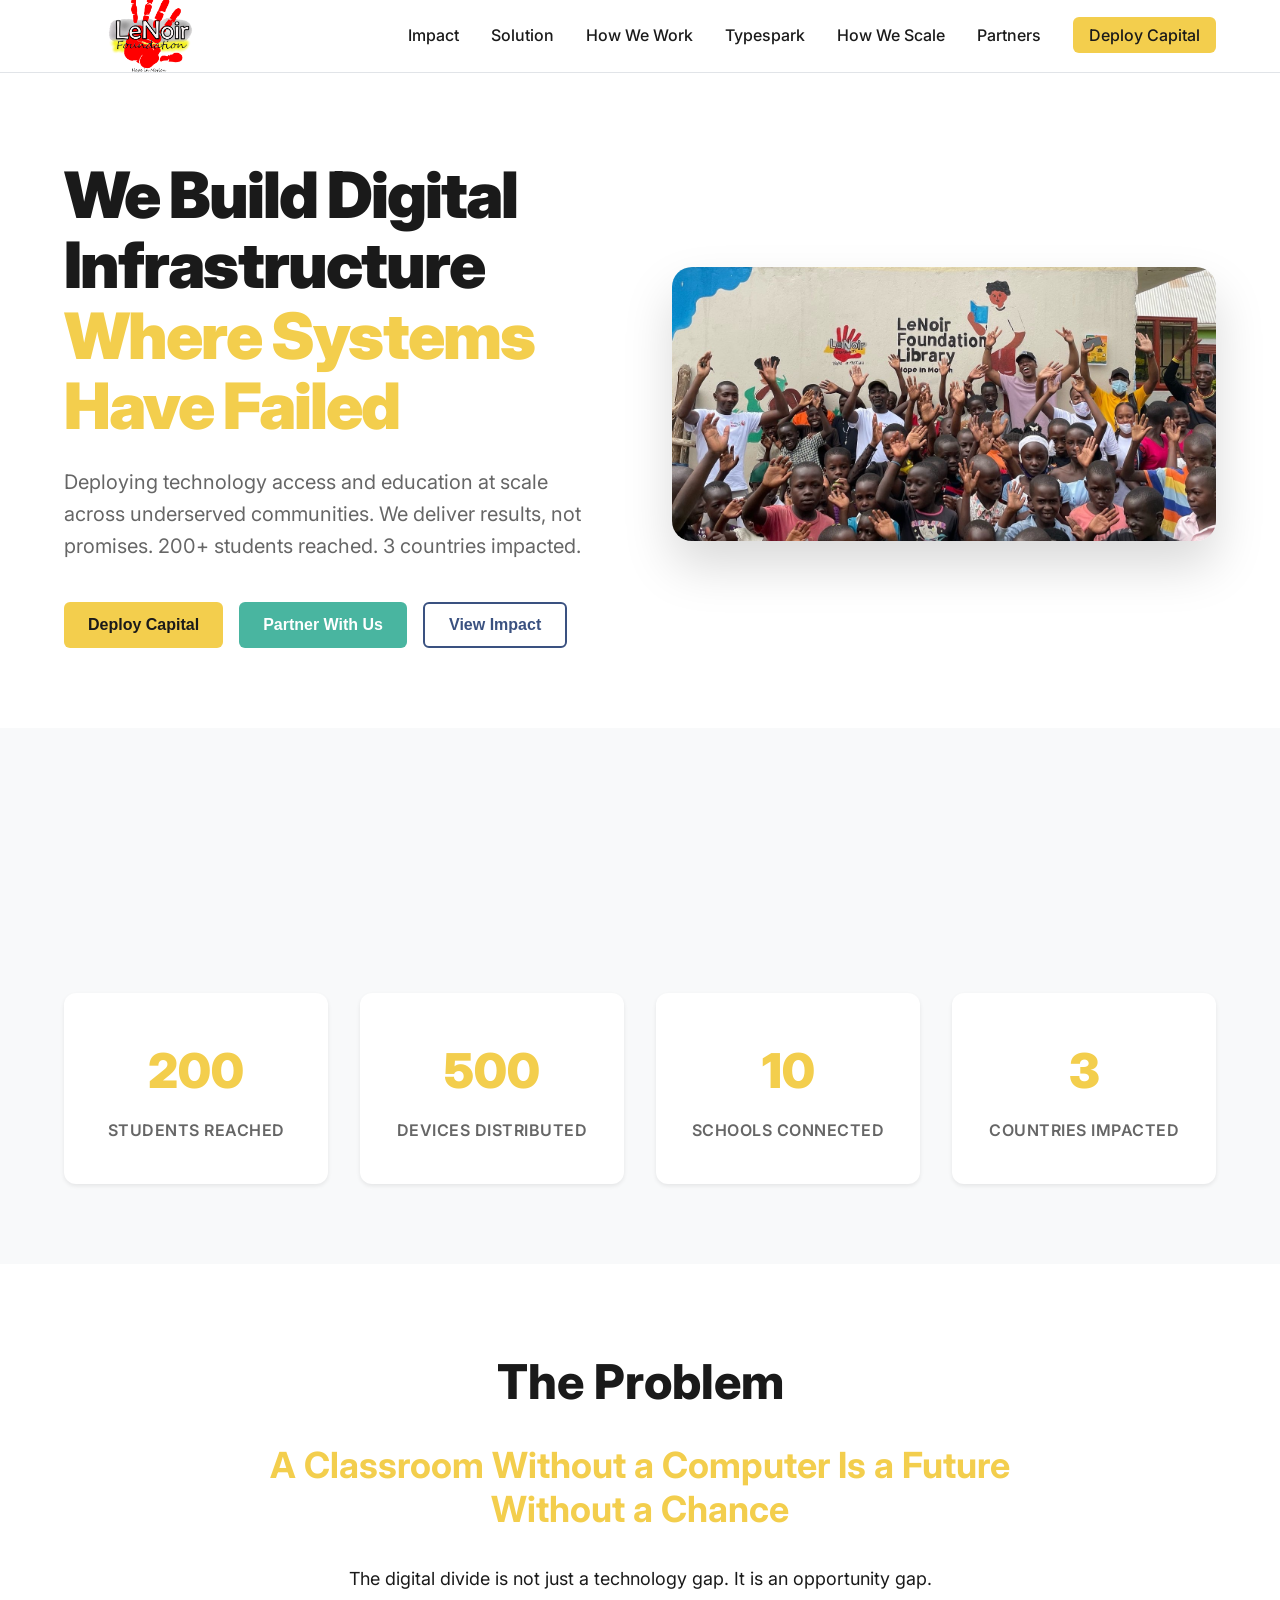
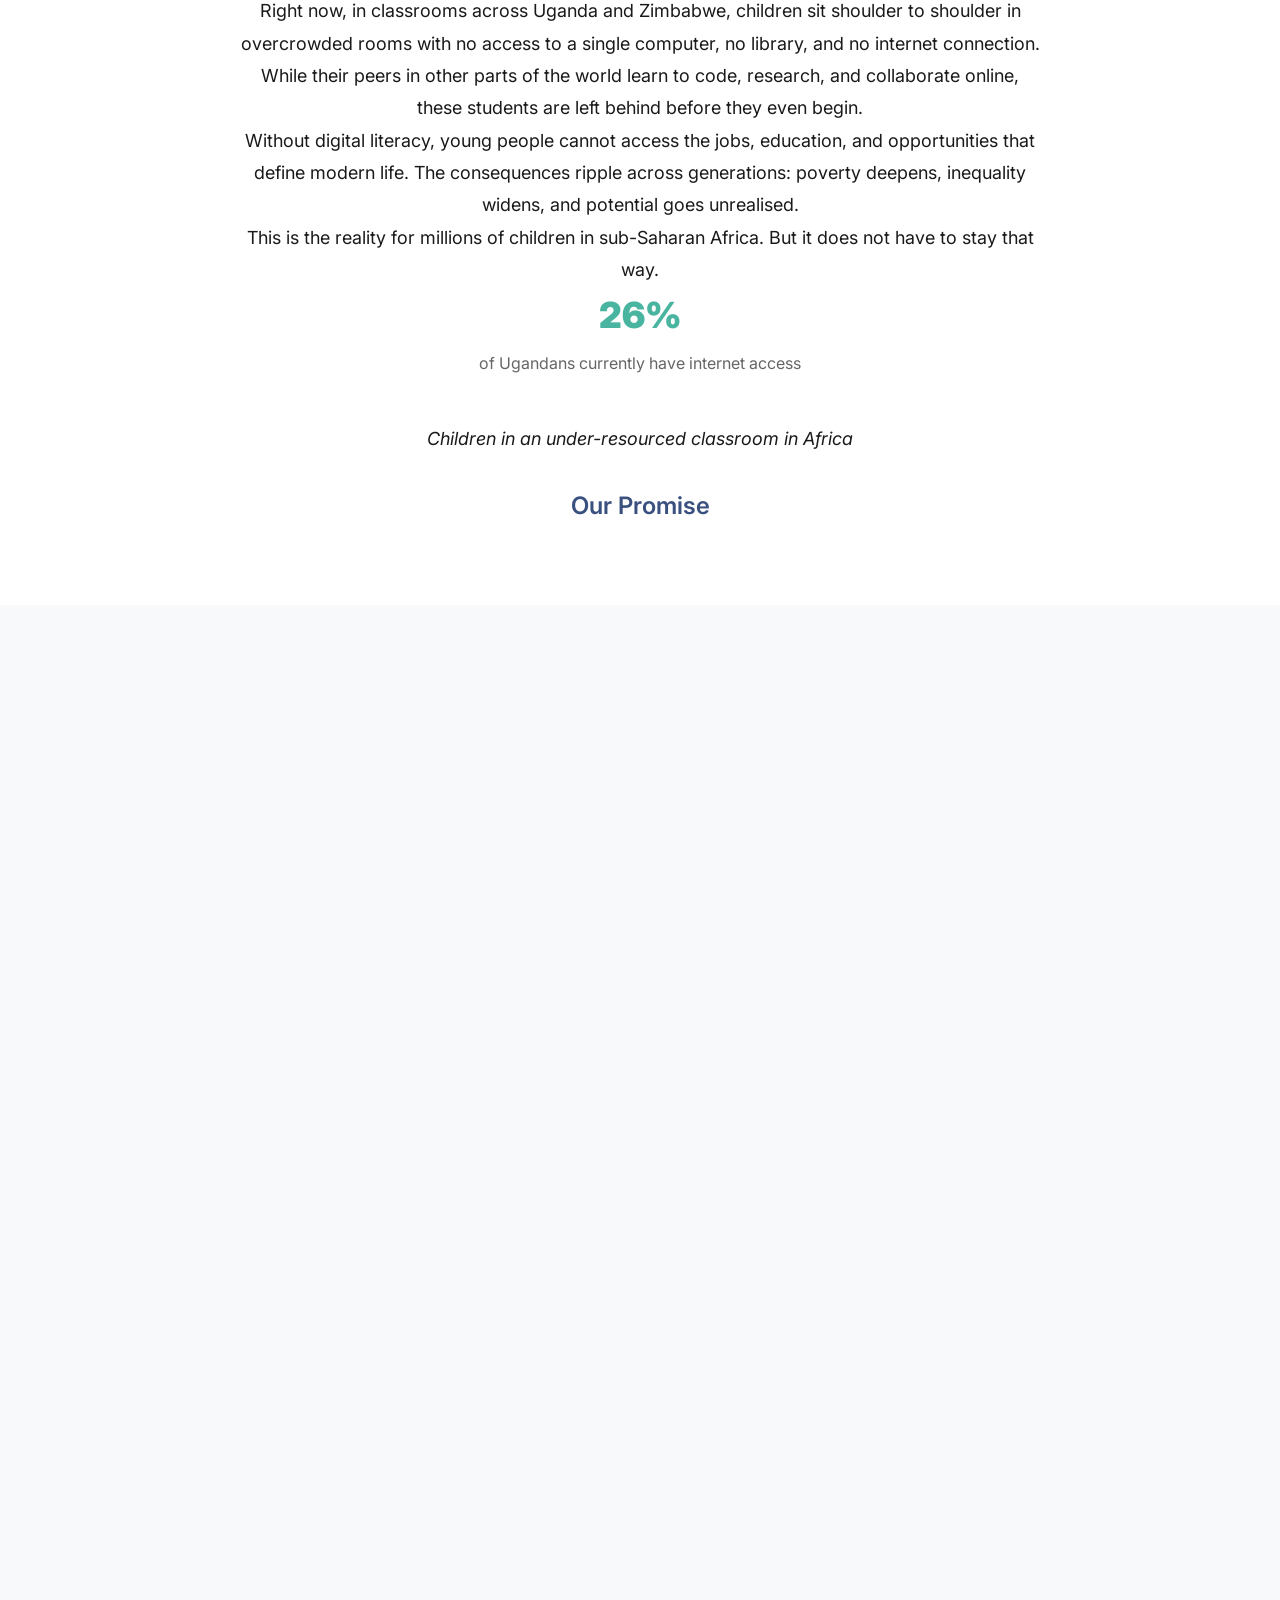
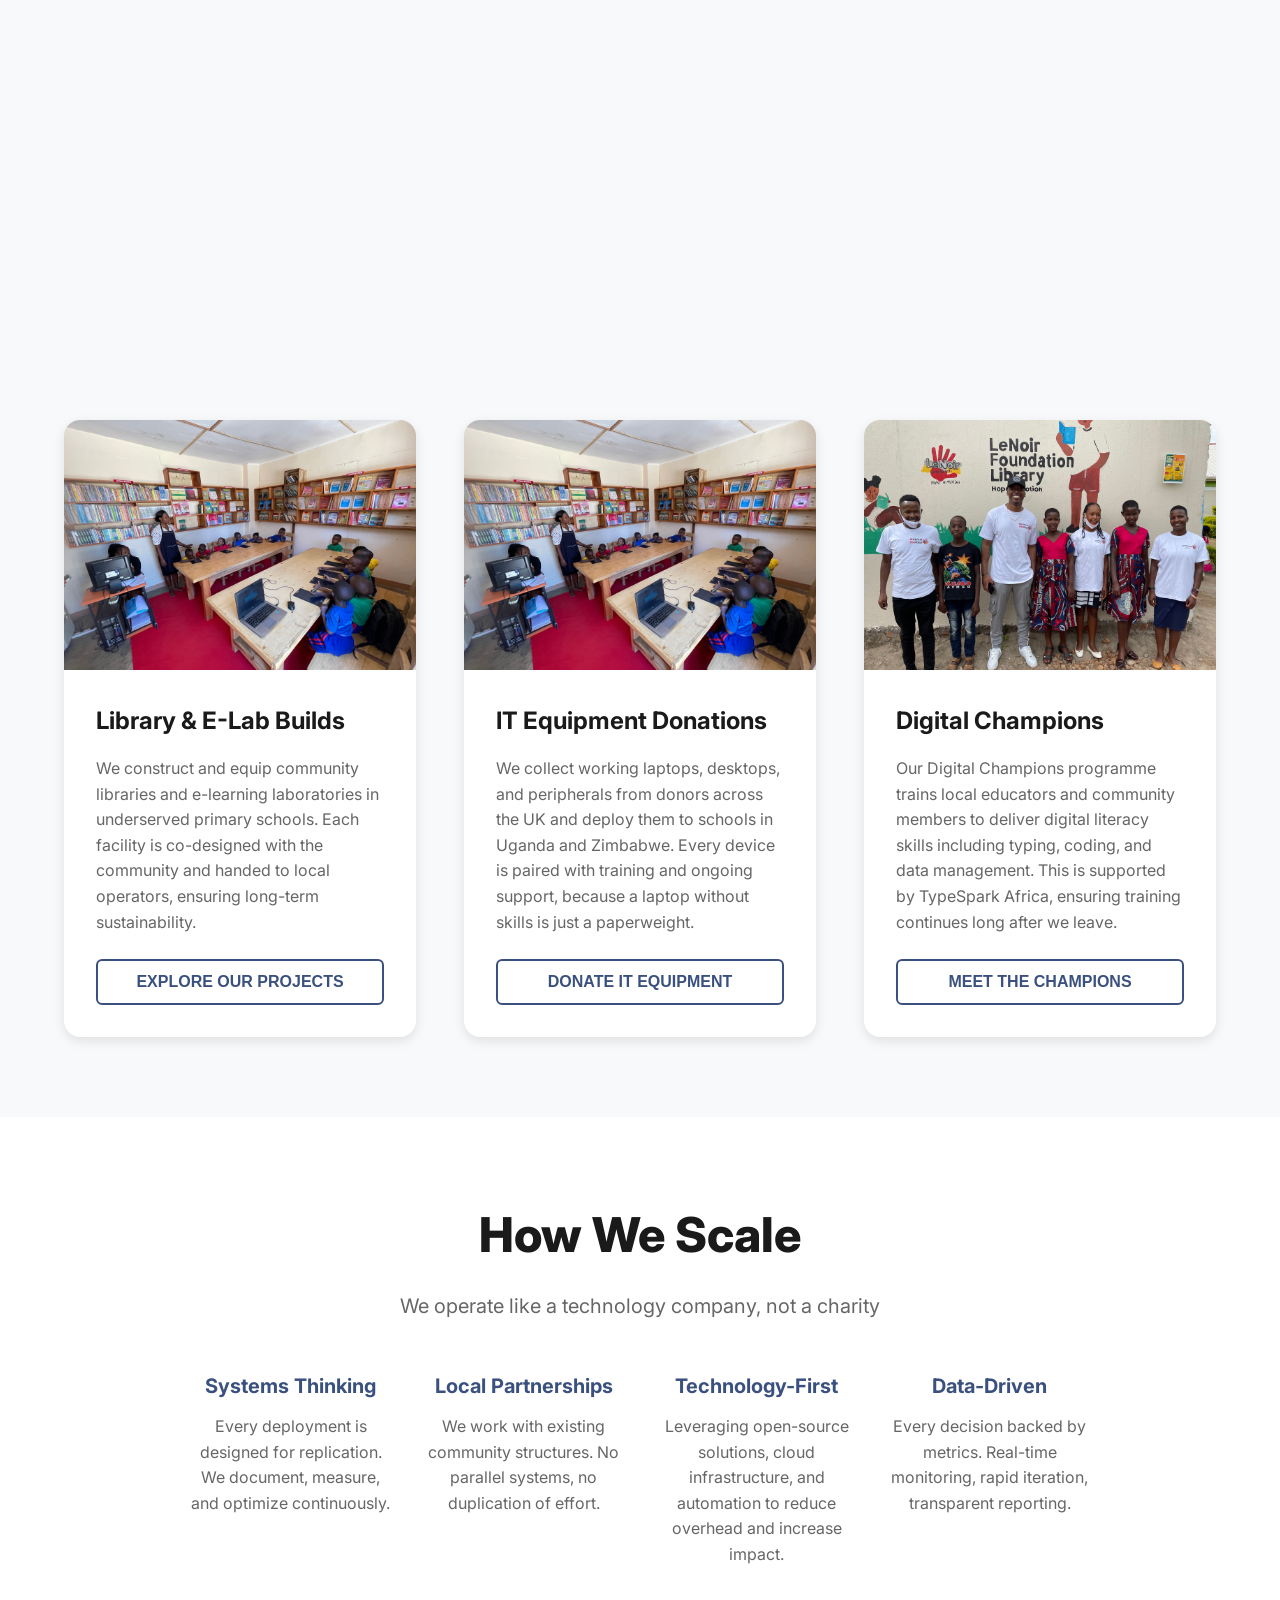
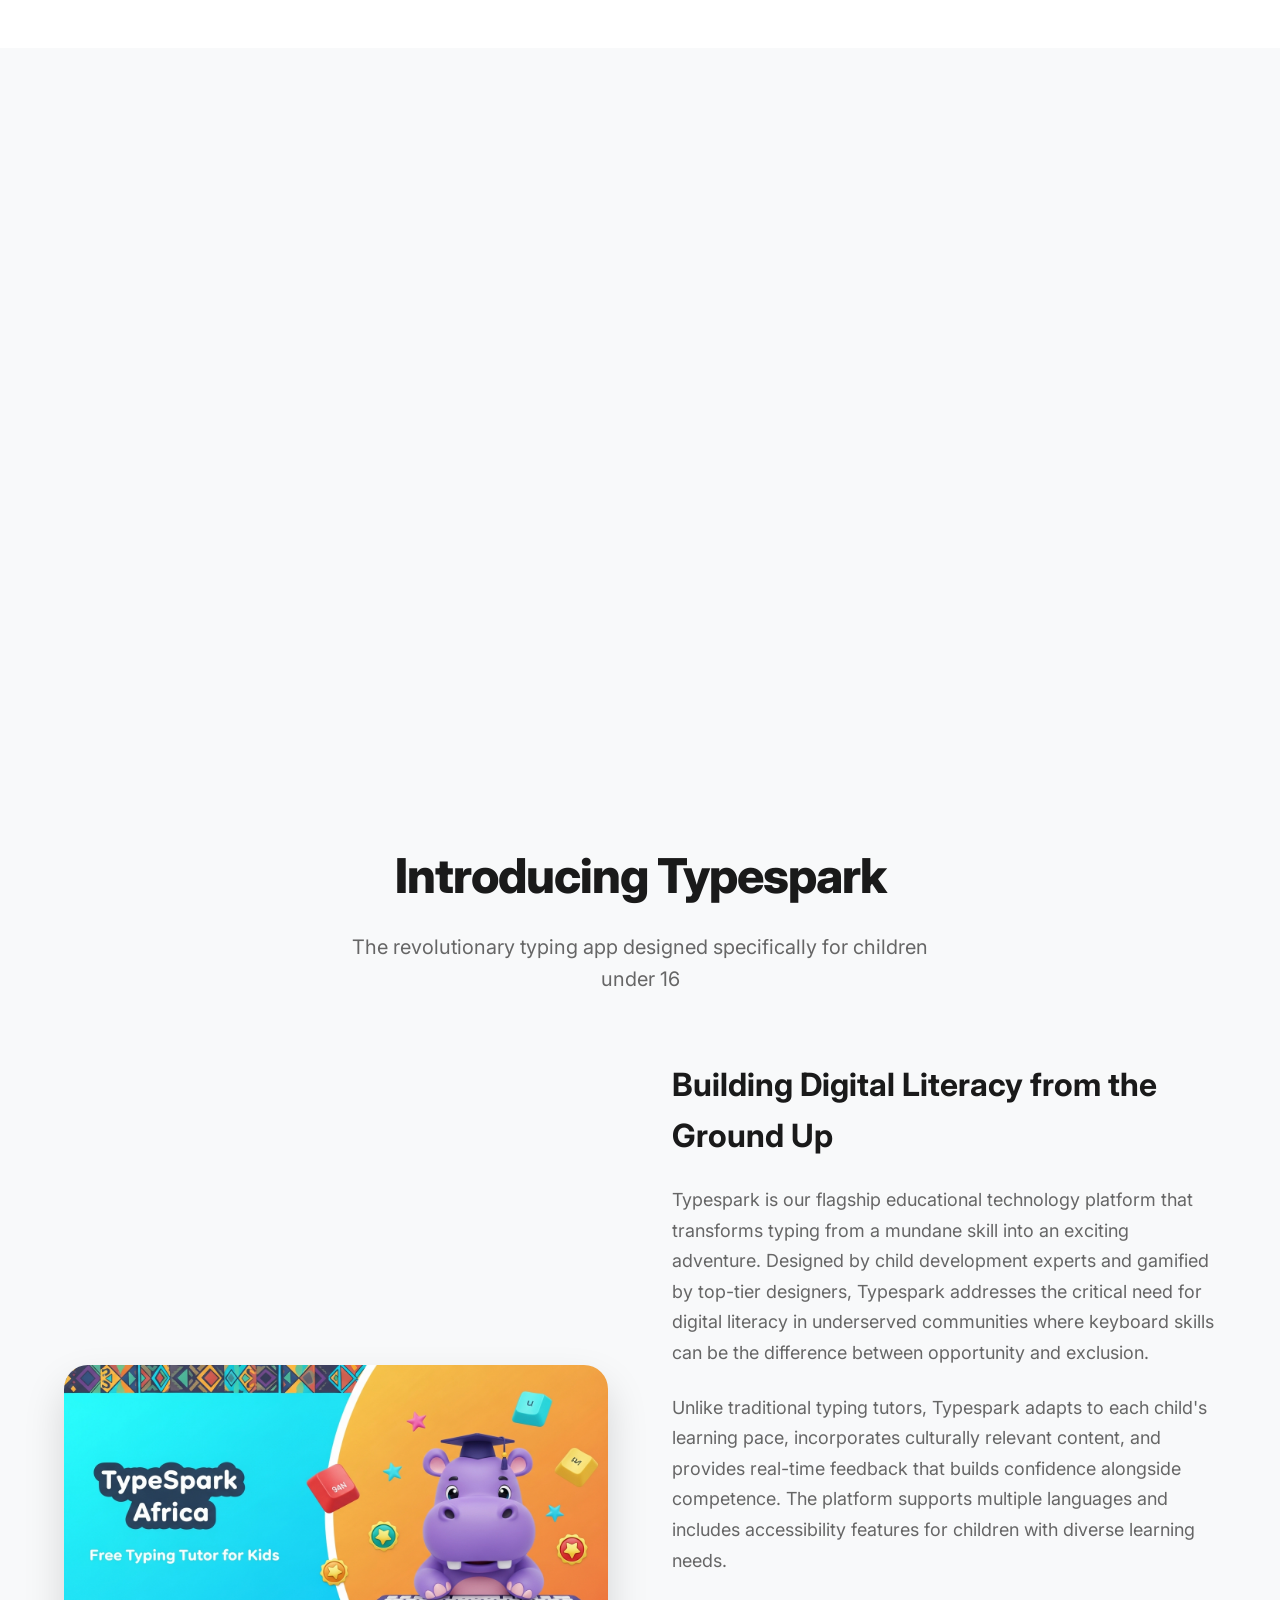
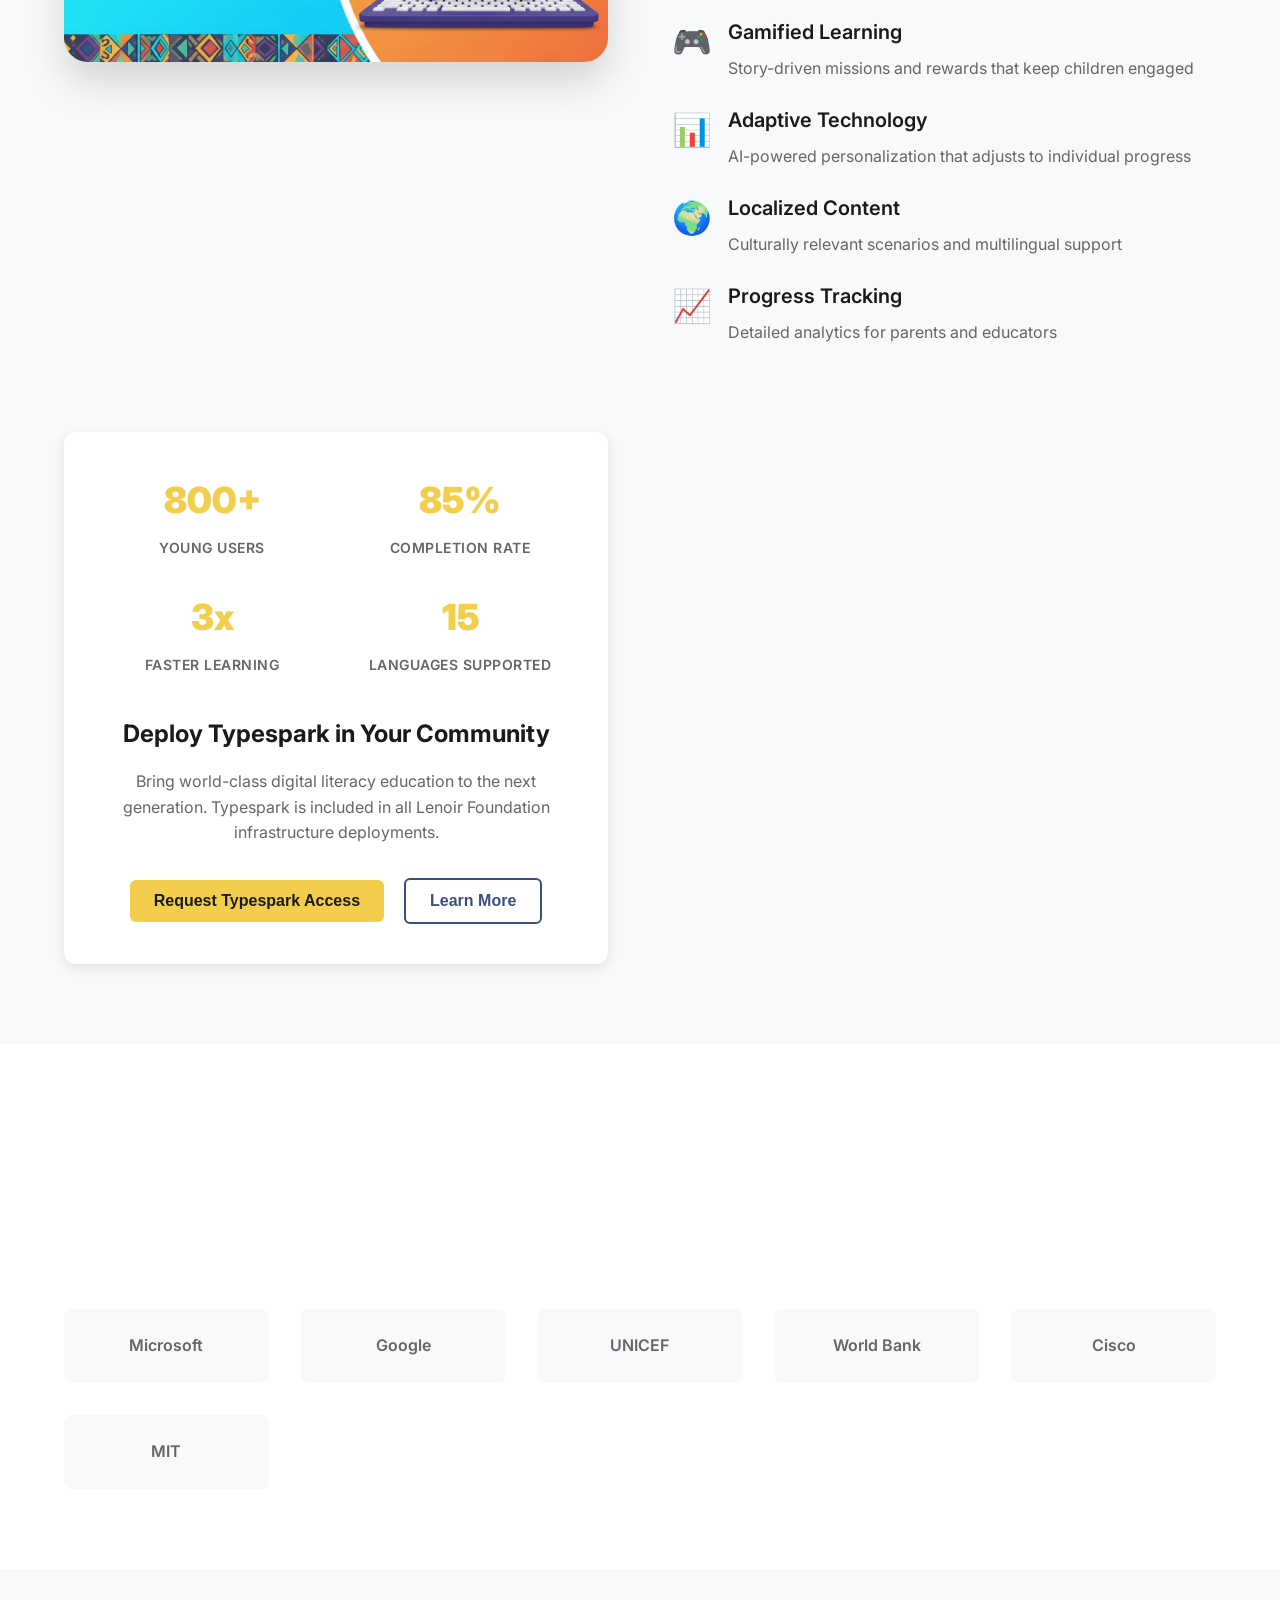
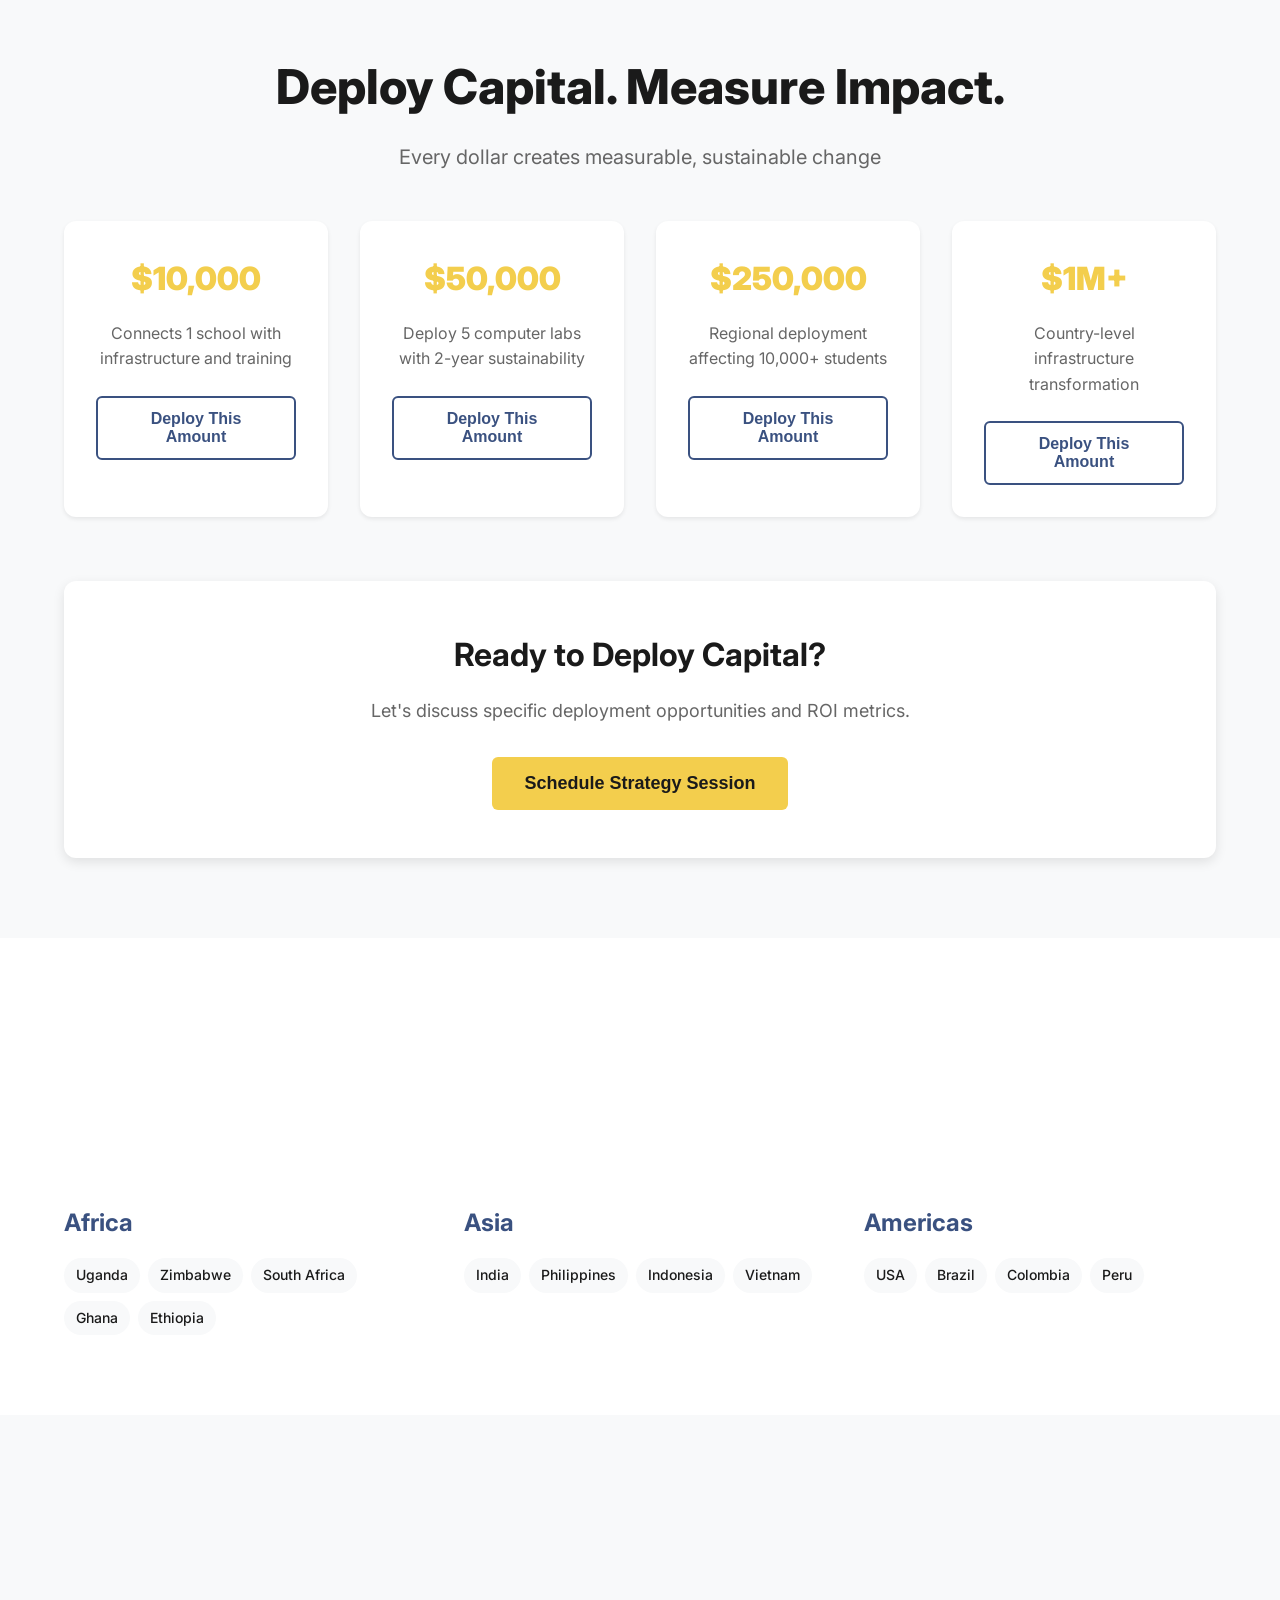
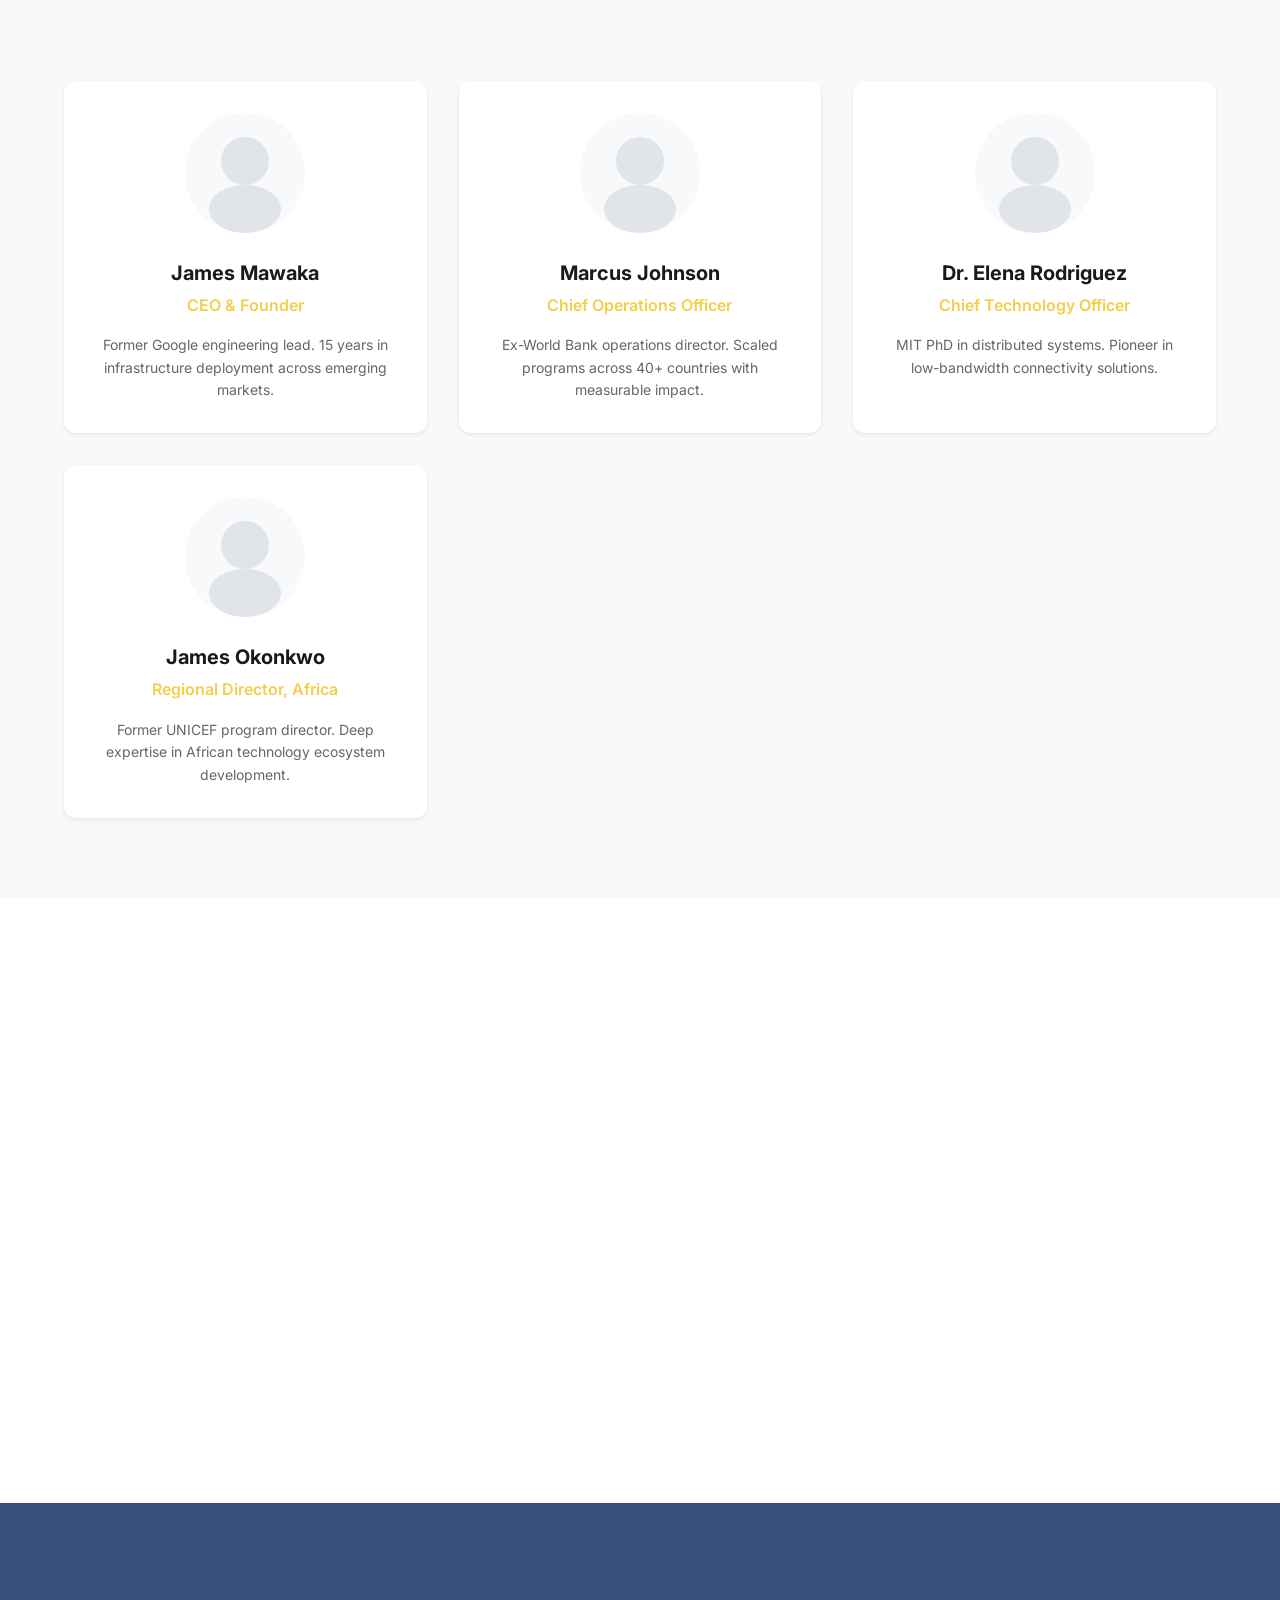
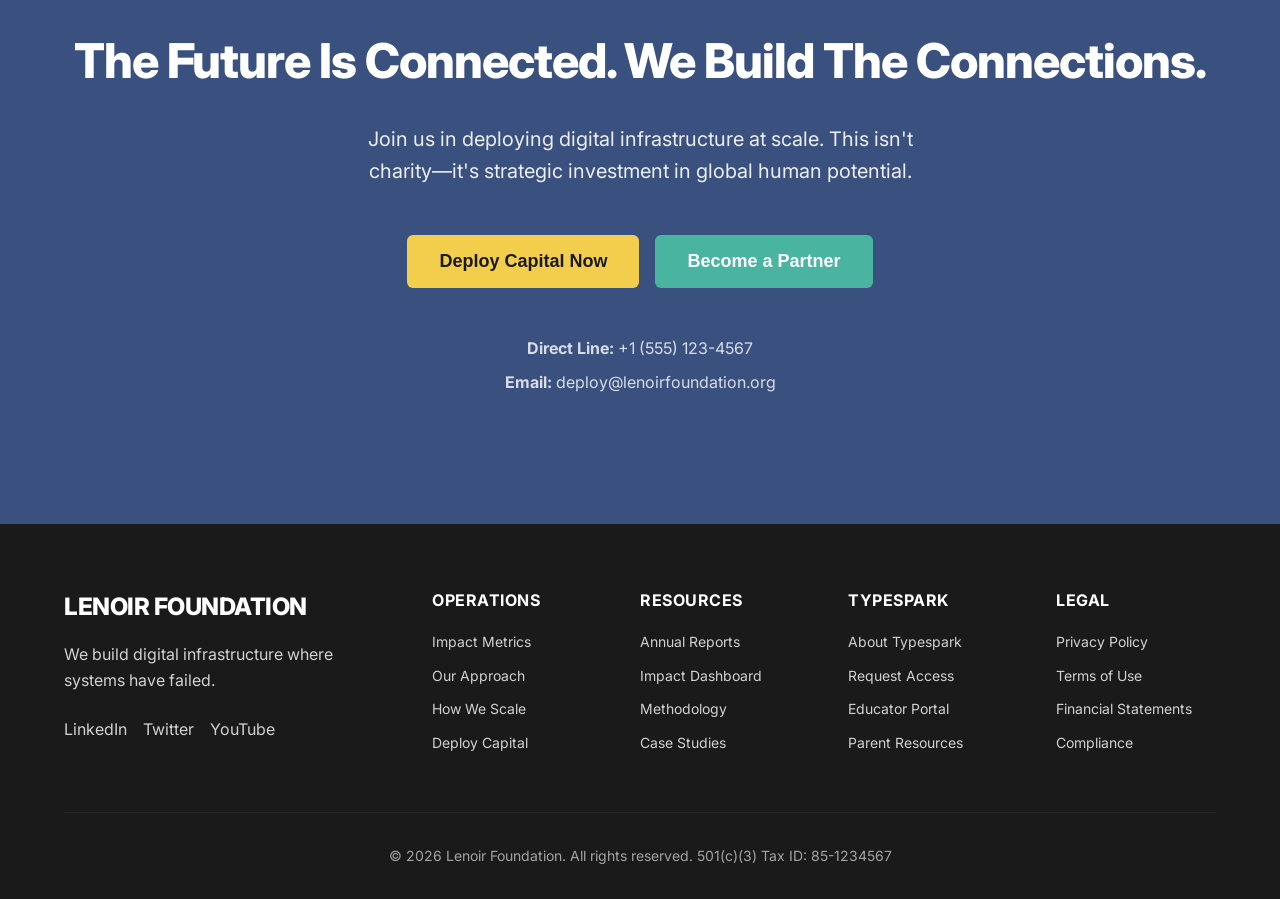
<file: index.html>
<!DOCTYPE html>
<html lang="en">
<head>
    <meta charset="UTF-8">
    <meta name="viewport" content="width=device-width, initial-scale=1.0">
    <title>Lenoir Foundation - Digital Infrastructure for Global Impact</title>
    <meta name="description" content="We build digital infrastructure where systems have failed. Deploying technology access and education at scale across underserved communities worldwide.">
    
    <!-- Fonts -->
    <link rel="preconnect" href="https://fonts.googleapis.com">
    <link rel="preconnect" href="https://fonts.gstatic.com" crossorigin>
    <link href="https://fonts.googleapis.com/css2?family=Inter:wght@300;400;500;600;700;800;900&display=swap" rel="stylesheet">
    
    <!-- CSS -->
    <link rel="stylesheet" href="./css/styles.css">
    
    <!-- Favicon -->
    <link rel="icon" type="image/x-icon" href="favicon.ico">
</head>
<body>
    <!-- Navigation -->
    <nav class="nav">
        <div class="nav-container">
            <div class="nav-logo">
                <img src="./typespark_files/lenoir-logo.png" alt="Lenoir Foundation" class="logo-image">
            </div>
            <ul class="nav-menu">
                <li><a href="#impact">Impact</a></li>
                <li><a href="#solution">Solution</a></li>
                <li><a href="#how-we-work">How We Work</a></li>
                <li><a href="#typespark">Typespark</a></li>
                <li><a href="#scale">How We Scale</a></li>
                <li><a href="#partners">Partners</a></li>
                <li><a href="#deploy" class="nav-cta">Deploy Capital</a></li>
            </ul>
            <div class="nav-toggle">
                <span></span>
                <span></span>
                <span></span>
            </div>
        </div>
    </nav>

    <!-- Hero Section -->
    <section class="hero">
        <div class="hero-container">
            <div class="hero-grid">
                <div class="hero-content">
                    <h1 class="hero-title">
                        We Build Digital Infrastructure<br>
                        <span class="accent">Where Systems Have Failed</span>
                    </h1>
                    <p class="hero-subtitle">
                        Deploying technology access and education at scale across underserved communities. 
                        We deliver results, not promises. 200+ students reached. 3 countries impacted.
                    </p>
                    <div class="hero-actions">
                        <button class="btn btn-primary">Deploy Capital</button>
                        <button class="btn btn-secondary">Partner With Us</button>
                        <button class="btn btn-outline">View Impact</button>
                    </div>
                </div>
                <div class="hero-image-container">
                    <img src="Happy.jpg?v=1" alt="Happy Students" class="hero-image">
                </div>
            </div>
        </div>
    </section>

    <!-- Impact Dashboard -->
    <section id="impact" class="impact">
        <div class="container">
            <div class="section-header">
                <h2>Measured Impact</h2>
                <p>Quantifiable results from systematic deployment</p>
            </div>
            <div class="impact-grid">
                <div class="impact-card">
                    <div class="impact-number" data-target="200+">0</div>
                    <div class="impact-label">Students Reached</div>
                </div>
                <div class="impact-card">
                    <div class="impact-number" data-target="500+">0</div>
                    <div class="impact-label">Devices Distributed</div>
                </div>
                <div class="impact-card">
                    <div class="impact-number" data-target="10+">0</div>
                    <div class="impact-label">Schools Connected</div>
                </div>
                <div class="impact-card">
                    <div class="impact-number" data-target="3+">0</div>
                    <div class="impact-label">Countries Impacted</div>
                </div>
            </div>
        </div>
    </section>

    <!-- Problem Section -->
    <section class="problem">
        <div class="container">
            <div class="problem-content">
                <h2>The Problem</h2>
                <h3>A Classroom Without a Computer Is a Future Without a Chance</h3>
                <p class="problem-text">
                    The digital divide is not just a technology gap. It is an opportunity gap.
                </p>
                <p class="problem-text">
                    Right now, in classrooms across Uganda and Zimbabwe, children sit shoulder to shoulder in overcrowded rooms with no access to a single computer, no library, and no internet connection. While their peers in other parts of the world learn to code, research, and collaborate online, these students are left behind before they even begin.
                </p>
                <p class="problem-text">
                    Without digital literacy, young people cannot access the jobs, education, and opportunities that define modern life. The consequences ripple across generations: poverty deepens, inequality widens, and potential goes unrealised.
                </p>
                <p class="problem-text">
                    This is the reality for millions of children in sub-Saharan Africa. But it does not have to stay that way.
                </p>
                <div class="problem-stats">
                    <div class="problem-stat">
                        <div class="stat-number">26%</div>
                        <div class="stat-label">of Ugandans currently have internet access</div>
                    </div>
                </div>
                <p class="problem-text">
                    <em>Children in an under-resourced classroom in Africa</em>
                </p>
                <h4>Our Promise</h4>
            </div>
        </div>
    </section>

    <!-- Solution Section -->
    <section id="solution" class="solution">
        <div class="container">
            <div class="section-header">
                <h2>Our Solution: Four Pillars of Digital Access</h2>
                <p>Systematic approach to sustainable digital infrastructure</p>
            </div>
            <div class="solution-grid">
                <div class="solution-card">
                    <div class="solution-icon">🏗️</div>
                    <h3>Infrastructure Deployment</h3>
                    <p>We build the foundational networks, connectivity hubs, and technical infrastructure that communities lack. Last-mile connectivity solutions that work.</p>
                </div>
                <div class="solution-card">
                    <div class="solution-icon">💻</div>
                    <h3>Hardware Access</h3>
                    <p>Deploying rugged, maintainable technology designed for challenging environments. Every device comes with training and support systems.</p>
                </div>
                <div class="solution-card">
                    <div class="solution-icon">🎓</div>
                    <h3>Digital Education</h3>
                    <p>Comprehensive training programs that create digital literacy and technical skills. Local trainers, culturally relevant curriculum, measurable outcomes.</p>
                </div>
                <div class="solution-card">
                    <div class="solution-icon">🌐</div>
                    <h3>Ecosystem Building</h3>
                    <p>Connecting communities to global opportunities while building local digital economies. Sustainable models that continue after our deployment.</p>
                </div>
            </div>
        </div>
    </section>

    <!-- How We Work Section -->
    <section class="how-we-work">
        <div class="container">
            <div class="section-header">
                <h2>How We Work</h2>
                <p>Libraries, Laptops, and Lasting Skills</p>
                <p class="section-subtitle">We do not just deliver technology. We build the infrastructure, train the people, and stay until it works.</p>
            </div>
            <div class="work-grid">
                <div class="work-card">
                    <div class="work-image">
                        <img src="./typespark_files/it-equipment.jpg" alt="Library & E-Lab Build" class="work-img">
                    </div>
                    <div class="work-content">
                        <h3>Library & E-Lab Builds</h3>
                        <p>We construct and equip community libraries and e-learning laboratories in underserved primary schools. Each facility is co-designed with the community and handed to local operators, ensuring long-term sustainability.</p>
                        <button class="btn btn-outline">EXPLORE OUR PROJECTS</button>
                    </div>
                </div>
                <div class="work-card">
                    <div class="work-image">
                        <img src="./typespark_files/it-equipment.jpg" alt="IT Equipment Donations" class="work-img">
                    </div>
                    <div class="work-content">
                        <h3>IT Equipment Donations</h3>
                        <p>We collect working laptops, desktops, and peripherals from donors across the UK and deploy them to schools in Uganda and Zimbabwe. Every device is paired with training and ongoing support, because a laptop without skills is just a paperweight.</p>
                        <button class="btn btn-outline">DONATE IT EQUIPMENT</button>
                    </div>
                </div>
                <div class="work-card">
                    <div class="work-image">
                        <img src="./typespark_files/library-build.jpg" alt="Digital Champions" class="work-img">
                    </div>
                    <div class="work-content">
                        <h3>Digital Champions</h3>
                        <p>Our Digital Champions programme trains local educators and community members to deliver digital literacy skills including typing, coding, and data management. This is supported by TypeSpark Africa, ensuring training continues long after we leave.</p>
                        <button class="btn btn-outline">MEET THE CHAMPIONS</button>
                    </div>
                </div>
            </div>
        </div>
    </section>

    <!-- How We Scale Section -->
    <section id="scale" class="scale">
        <div class="container">
            <div class="scale-content">
                <h2>How We Scale</h2>
                <p class="scale-subtitle">We operate like a technology company, not a charity</p>
                <div class="scale-grid">
                    <div class="scale-item">
                        <h3>Systems Thinking</h3>
                        <p>Every deployment is designed for replication. We document, measure, and optimize continuously.</p>
                    </div>
                    <div class="scale-item">
                        <h3>Local Partnerships</h3>
                        <p>We work with existing community structures. No parallel systems, no duplication of effort.</p>
                    </div>
                    <div class="scale-item">
                        <h3>Technology-First</h3>
                        <p>Leveraging open-source solutions, cloud infrastructure, and automation to reduce overhead and increase impact.</p>
                    </div>
                    <div class="scale-item">
                        <h3>Data-Driven</h3>
                        <p>Every decision backed by metrics. Real-time monitoring, rapid iteration, transparent reporting.</p>
                    </div>
                </div>
            </div>
        </div>
    </section>

    <!-- Case Studies Section -->
    <section class="case-studies">
        <div class="container">
            <div class="section-header">
                <h2>Proof of Impact</h2>
                <p>Real deployments, measurable results</p>
            </div>
            <div class="case-grid">
                <div class="case-card">
                    <div class="case-header">
                        <h3>Rural Kenya Network</h3>
                        <span class="case-status">Active</span>
                    </div>
                    <div class="case-metrics">
                        <div class="metric">
                            <span class="metric-value">15 Schools</span>
                            <span class="metric-label">Connected</span>
                        </div>
                        <div class="metric">
                            <span class="metric-value">8,500</span>
                            <span class="metric-label">Students</span>
                        </div>
                    </div>
                    <p>Deployed satellite connectivity and solar-powered computer labs across remote communities. 94% uptime, 3x increase in digital literacy scores.</p>
                </div>
                <div class="case-card">
                    <div class="case-header">
                        <h3>Amazon Basin Initiative</h3>
                        <span class="case-status">Scaling</span>
                    </div>
                    <div class="case-metrics">
                        <div class="metric">
                            <span class="metric-value">32 Communities</span>
                            <span class="metric-label">Connected</span>
                        </div>
                        <div class="metric">
                            <span class="metric-value">12,000</span>
                            <span class="metric-label">People Reached</span>
                        </div>
                    </div>
                    <p>Mesh network deployment across river communities. Local technicians trained, sustainable maintenance model established.</p>
                </div>
                <div class="case-card">
                    <div class="case-header">
                        <h3>Urban Detroit Program</h3>
                        <span class="case-status">Active</span>
                    </div>
                    <div class="case-metrics">
                        <div class="metric">
                            <span class="metric-value">5,000</span>
                            <span class="metric-label">Devices</span>
                        </div>
                        <div class="metric">
                            <span class="metric-value">85%</span>
                            <span class="metric-label">Employment Rate</span>
                        </div>
                    </div>
                    <p>Technology training and device distribution in underserved urban areas. Partnership with local employers creating direct employment pathways.</p>
                </div>
            </div>
        </div>
    </section>

    <!-- Typespark App Section -->
    <section class="typespark">
        <div class="container">
            <div class="typespark-content">
                <div class="typespark-header">
                    <h2>Introducing Typespark</h2>
                    <p class="typespark-subtitle">The revolutionary typing app designed specifically for children under 16</p>
                </div>
                <div class="typespark-grid">
                    <div class="typespark-image-container">
                        <img src="typespark_files/typespark.png" alt="Typespark App" class="typespark-image">
                    </div>
                    <div class="typespark-description">
                        <h3>Building Digital Literacy from the Ground Up</h3>
                        <p>
                            Typespark is our flagship educational technology platform that transforms typing from a mundane skill into an exciting adventure. Designed by child development experts and gamified by top-tier designers, Typespark addresses the critical need for digital literacy in underserved communities where keyboard skills can be the difference between opportunity and exclusion.
                        </p>
                        <p>
                            Unlike traditional typing tutors, Typespark adapts to each child's learning pace, incorporates culturally relevant content, and provides real-time feedback that builds confidence alongside competence. The platform supports multiple languages and includes accessibility features for children with diverse learning needs.
                        </p>
                        <div class="typespark-features">
                            <div class="feature-item">
                                <span class="feature-icon">🎮</span>
                                <div>
                                    <h4>Gamified Learning</h4>
                                    <p>Story-driven missions and rewards that keep children engaged</p>
                                </div>
                            </div>
                            <div class="feature-item">
                                <span class="feature-icon">📊</span>
                                <div>
                                    <h4>Adaptive Technology</h4>
                                    <p>AI-powered personalization that adjusts to individual progress</p>
                                </div>
                            </div>
                            <div class="feature-item">
                                <span class="feature-icon">🌍</span>
                                <div>
                                    <h4>Localized Content</h4>
                                    <p>Culturally relevant scenarios and multilingual support</p>
                                </div>
                            </div>
                            <div class="feature-item">
                                <span class="feature-icon">📈</span>
                                <div>
                                    <h4>Progress Tracking</h4>
                                    <p>Detailed analytics for parents and educators</p>
                                </div>
                            </div>
                        </div>
                    </div>
                    <div class="typespark-impact">
                        <div class="impact-stats">
                            <div class="impact-stat">
                                <div class="stat-number">800+</div>
                                <div class="stat-label">Young Users</div>
                            </div>
                            <div class="impact-stat">
                                <div class="stat-number">85%</div>
                                <div class="stat-label">Completion Rate</div>
                            </div>
                            <div class="impact-stat">
                                <div class="stat-number">3x</div>
                                <div class="stat-label">Faster Learning</div>
                            </div>
                            <div class="impact-stat">
                                <div class="stat-number">15</div>
                                <div class="stat-label">Languages Supported</div>
                            </div>
                        </div>
                        <div class="typespark-cta">
                            <h3>Deploy Typespark in Your Community</h3>
                            <p>Bring world-class digital literacy education to the next generation. Typespark is included in all Lenoir Foundation infrastructure deployments.</p>
                            <button class="btn btn-primary">Request Typespark Access</button>
                            <button class="btn btn-outline">Learn More</button>
                        </div>
                    </div>
                </div>
            </div>
        </div>
    </section>

    <!-- Partners Section -->
    <section id="partners" class="partners">
        <div class="container">
            <div class="section-header">
                <h2>Strategic Partners</h2>
                <p>Working with organizations that share our execution focus</p>
            </div>
            <div class="partners-grid">
                <div class="partner-logo">Microsoft</div>
                <div class="partner-logo">Google</div>
                <div class="partner-logo">UNICEF</div>
                <div class="partner-logo">World Bank</div>
                <div class="partner-logo">Cisco</div>
                <div class="partner-logo">MIT</div>
            </div>
        </div>
    </section>

    <!-- Deploy Capital Section -->
    <section id="deploy" class="deploy">
        <div class="container">
            <div class="deploy-content">
                <h2>Deploy Capital. Measure Impact.</h2>
                <p class="deploy-subtitle">Every dollar creates measurable, sustainable change</p>
                <div class="deploy-grid">
                    <div class="deploy-card">
                        <div class="deploy-amount">$10,000</div>
                        <div class="deploy-impact">Connects 1 school with infrastructure and training</div>
                        <button class="btn btn-outline">Deploy This Amount</button>
                    </div>
                    <div class="deploy-card">
                        <div class="deploy-amount">$50,000</div>
                        <div class="deploy-impact">Deploy 5 computer labs with 2-year sustainability</div>
                        <button class="btn btn-outline">Deploy This Amount</button>
                    </div>
                    <div class="deploy-card">
                        <div class="deploy-amount">$250,000</div>
                        <div class="deploy-impact">Regional deployment affecting 10,000+ students</div>
                        <button class="btn btn-outline">Deploy This Amount</button>
                    </div>
                    <div class="deploy-card">
                        <div class="deploy-amount">$1M+</div>
                        <div class="deploy-impact">Country-level infrastructure transformation</div>
                        <button class="btn btn-outline">Deploy This Amount</button>
                    </div>
                </div>
                <div class="deploy-cta">
                    <h3>Ready to Deploy Capital?</h3>
                    <p>Let's discuss specific deployment opportunities and ROI metrics.</p>
                    <button class="btn btn-primary btn-large">Schedule Strategy Session</button>
                </div>
            </div>
        </div>
    </section>

    <!-- Global Presence Section -->
    <section class="global">
        <div class="container">
            <div class="section-header">
                <h2>Global Presence</h2>
                <p>Systematic expansion across continents</p>
            </div>
            <div class="global-grid">
                <div class="global-region">
                    <h3>Africa</h3>
                    <div class="global-countries">
                        <span>Uganda</span>
                        <span>Zimbabwe</span>
                        <span>South Africa</span>
                        <span>Ghana</span>
                        <span>Ethiopia</span>
                    </div>
                </div>
                <div class="global-region">
                    <h3>Asia</h3>
                    <div class="global-countries">
                        <span>India</span>
                        <span>Philippines</span>
                        <span>Indonesia</span>
                        <span>Vietnam</span>
                    </div>
                </div>
                <div class="global-region">
                    <h3>Americas</h3>
                    <div class="global-countries">
                        <span>USA</span>
                        <span>Brazil</span>
                        <span>Colombia</span>
                        <span>Peru</span>
                    </div>
                </div>
            </div>
        </div>
    </section>

    <!-- Leadership Section -->
    <section class="leadership">
        <div class="container">
            <div class="section-header">
                <h2>Leadership Team</h2>
                <p>Technology, development, and operations experts</p>
            </div>
            <div class="leadership-grid">
                <div class="leader-card">
                    <div class="leader-photo"></div>
                    <h3>James Mawaka</h3>
                    <p class="leader-title">CEO & Founder</p>
                    <p class="leader-bio">Former Google engineering lead. 15 years in infrastructure deployment across emerging markets.</p>
                </div>
                <div class="leader-card">
                    <div class="leader-photo"></div>
                    <h3>Marcus Johnson</h3>
                    <p class="leader-title">Chief Operations Officer</p>
                    <p class="leader-bio">Ex-World Bank operations director. Scaled programs across 40+ countries with measurable impact.</p>
                </div>
                <div class="leader-card">
                    <div class="leader-photo"></div>
                    <h3>Dr. Elena Rodriguez</h3>
                    <p class="leader-title">Chief Technology Officer</p>
                    <p class="leader-bio">MIT PhD in distributed systems. Pioneer in low-bandwidth connectivity solutions.</p>
                </div>
                <div class="leader-card">
                    <div class="leader-photo"></div>
                    <h3>James Okonkwo</h3>
                    <p class="leader-title">Regional Director, Africa</p>
                    <p class="leader-bio">Former UNICEF program director. Deep expertise in African technology ecosystem development.</p>
                </div>
            </div>
        </div>
    </section>

    <!-- Transparency Section -->
    <section class="transparency">
        <div class="container">
            <div class="section-header">
                <h2>Transparency & Accountability</h2>
                <p>Every metric tracked, every result verified</p>
            </div>
            <div class="transparency-grid">
                <div class="transparency-card">
                    <h3>Real-Time Dashboard</h3>
                    <p>Live monitoring of all deployments. Uptime, usage metrics, and impact scores updated continuously.</p>
                    <button class="btn btn-outline">View Dashboard</button>
                </div>
                <div class="transparency-card">
                    <h3>Annual Reports</h3>
                    <p>Comprehensive third-party audited reports. Financial transparency and impact verification.</p>
                    <button class="btn btn-outline">Download Reports</button>
                </div>
                <div class="transparency-card">
                    <h3>Impact Methodology</h3>
                    <p>Our measurement framework and ROI calculations. Open source tools for impact assessment.</p>
                    <button class="btn btn-outline">View Methodology</button>
                </div>
            </div>
        </div>
    </section>

    <!-- Final CTA Section -->
    <section class="final-cta">
        <div class="container">
            <div class="cta-content">
                <h2>The Future Is Connected. We Build The Connections.</h2>
                <p class="cta-subtitle">
                    Join us in deploying digital infrastructure at scale. 
                    This isn't charity—it's strategic investment in global human potential.
                </p>
                <div class="cta-actions">
                    <button class="btn btn-primary btn-large">Deploy Capital Now</button>
                    <button class="btn btn-secondary btn-large">Become a Partner</button>
                </div>
                <div class="cta-contact">
                    <p><strong>Direct Line:</strong> +1 (555) 123-4567</p>
                    <p><strong>Email:</strong> deploy@lenoirfoundation.org</p>
                </div>
            </div>
        </div>
    </section>

    <!-- Footer -->
    <footer class="footer">
        <div class="container">
            <div class="footer-grid">
                <div class="footer-brand">
                    <h3>LENOIR FOUNDATION</h3>
                    <p>We build digital infrastructure where systems have failed.</p>
                    <div class="footer-social">
                        <a href="#">LinkedIn</a>
                        <a href="#">Twitter</a>
                        <a href="#">YouTube</a>
                    </div>
                </div>
                <div class="footer-links">
                    <h4>Operations</h4>
                    <ul>
                        <li><a href="#impact">Impact Metrics</a></li>
                        <li><a href="#solution">Our Approach</a></li>
                        <li><a href="#scale">How We Scale</a></li>
                        <li><a href="#deploy">Deploy Capital</a></li>
                    </ul>
                </div>
                <div class="footer-links">
                    <h4>Resources</h4>
                    <ul>
                        <li><a href="#">Annual Reports</a></li>
                        <li><a href="#">Impact Dashboard</a></li>
                        <li><a href="#">Methodology</a></li>
                        <li><a href="#">Case Studies</a></li>
                    </ul>
                </div>
                <div class="footer-links">
                    <h4>Typespark</h4>
                    <ul>
                        <li><a href="#typespark">About Typespark</a></li>
                        <li><a href="#">Request Access</a></li>
                        <li><a href="#">Educator Portal</a></li>
                        <li><a href="#">Parent Resources</a></li>
                    </ul>
                </div>
                <div class="footer-links">
                    <h4>Legal</h4>
                    <ul>
                        <li><a href="#">Privacy Policy</a></li>
                        <li><a href="#">Terms of Use</a></li>
                        <li><a href="#">Financial Statements</a></li>
                        <li><a href="#">Compliance</a></li>
                    </ul>
                </div>
            </div>
            <div class="footer-bottom">
                <p>&copy; 2026 Lenoir Foundation. All rights reserved. 501(c)(3) Tax ID: 85-1234567</p>
            </div>
        </div>
    </footer>

    <!-- JavaScript -->
    <script src="./js/script.js"></script>
</body>
</html>
</file>
<file: css/styles.css>
/* Reset and Base Styles */
* {
    margin: 0;
    padding: 0;
    box-sizing: border-box;
}

:root {
    --primary-color: #F3CE4D;
    --secondary-color: #49B5A0;
    --dark-color: #3A5180;
    --text-dark: #1a1a1a;
    --text-light: #666;
    --bg-white: #ffffff;
    --bg-light: #f8f9fa;
    --border-color: #e1e4e8;
    --shadow-sm: 0 2px 4px rgba(0, 0, 0, 0.08);
    --shadow-md: 0 4px 12px rgba(0, 0, 0, 0.1);
    --shadow-lg: 0 8px 24px rgba(0, 0, 0, 0.12);
    --transition: all 0.3s cubic-bezier(0.4, 0, 0.2, 1);
}

body {
    font-family: 'Inter', -apple-system, BlinkMacSystemFont, 'Segoe UI', Roboto, sans-serif;
    line-height: 1.6;
    color: var(--text-dark);
    background-color: var(--bg-white);
    overflow-x: hidden;
}

/* Container */
.container {
    max-width: 1200px;
    margin: 0 auto;
    padding: 0 24px;
}

@media (max-width: 768px) {
    .container {
        padding: 0 16px;
    }
}

/* Navigation */
.nav {
    position: fixed;
    top: 0;
    width: 100%;
    background: rgba(255, 255, 255, 0.95);
    backdrop-filter: blur(10px);
    border-bottom: 1px solid var(--border-color);
    z-index: 1000;
    transition: var(--transition);
}

.nav-container {
    max-width: 1200px;
    margin: 0 auto;
    padding: 0 24px;
    display: flex;
    justify-content: space-between;
    align-items: center;
    height: 72px;
}

.nav-logo {
    display: flex;
    align-items: center;
}

.logo-image {
    height: 100px;
    width: auto;
    object-fit: contain;
}

.nav-menu {
    display: flex;
    list-style: none;
    gap: 32px;
    align-items: center;
}

.nav-menu a {
    text-decoration: none;
    color: var(--text-dark);
    font-weight: 500;
    transition: var(--transition);
    position: relative;
}

.nav-menu a:hover {
    color: var(--primary-color);
}

.nav-cta {
    background: var(--primary-color);
    color: var(--text-dark) !important;
    padding: 8px 16px;
    border-radius: 6px;
    font-weight: 600;
}

.nav-cta:hover {
    background: var(--secondary-color) !important;
    color: var(--bg-white) !important;
}

.nav-toggle {
    display: none;
    flex-direction: column;
    cursor: pointer;
}

.nav-toggle span {
    width: 24px;
    height: 2px;
    background: var(--text-dark);
    margin: 3px 0;
    transition: var(--transition);
}

@media (max-width: 768px) {
    .nav-menu {
        position: fixed;
        left: -100%;
        top: 72px;
        flex-direction: column;
        background: var(--bg-white);
        width: 100%;
        text-align: center;
        transition: var(--transition);
        box-shadow: var(--shadow-lg);
        padding: 32px 0;
        gap: 24px;
    }

    .nav-menu.active {
        left: 0;
    }

    .nav-toggle {
        display: flex;
    }
}

/* Buttons */
.btn {
    display: inline-block;
    padding: 12px 24px;
    border: none;
    border-radius: 6px;
    font-weight: 600;
    font-size: 16px;
    text-decoration: none;
    cursor: pointer;
    transition: var(--transition);
    text-align: center;
}

.btn-primary {
    background: var(--primary-color);
    color: var(--text-dark);
}

.btn-primary:hover {
    background: var(--secondary-color);
    color: var(--bg-white);
    transform: translateY(-2px);
    box-shadow: var(--shadow-md);
}

.btn-secondary {
    background: var(--secondary-color);
    color: var(--bg-white);
}

.btn-secondary:hover {
    background: var(--dark-color);
    transform: translateY(-2px);
    box-shadow: var(--shadow-md);
}

.btn-outline {
    background: transparent;
    color: var(--dark-color);
    border: 2px solid var(--dark-color);
}

.btn-outline:hover {
    background: var(--dark-color);
    color: var(--bg-white);
    transform: translateY(-2px);
}

.btn-large {
    padding: 16px 32px;
    font-size: 18px;
}

/* Section Headers */
.section-header {
    text-align: center;
    margin-bottom: 64px;
}

.section-header h2 {
    font-size: 48px;
    font-weight: 800;
    color: var(--text-dark);
    margin-bottom: 16px;
    letter-spacing: -1px;
}

.section-header p {
    font-size: 18px;
    color: var(--text-light);
    max-width: 600px;
    margin: 0 auto;
}

.section-subtitle {
    font-size: 20px !important;
    color: var(--dark-color) !important;
    font-weight: 500 !important;
    max-width: 700px !important;
    margin-top: 16px !important;
}

@media (max-width: 768px) {
    .section-header h2 {
        font-size: 32px;
    }
    
    .section-header p {
        font-size: 16px;
    }
    
    .section-subtitle {
        font-size: 18px !important;
        max-width: 90% !important;
    }
}

/* Hero Section */
.hero {
    padding: 160px 0 80px;
    background: var(--bg-white);
    position: relative;
}

.hero-container {
    max-width: 1200px;
    margin: 0 auto;
    padding: 0 24px;
}

.hero-grid {
    display: grid;
    grid-template-columns: 1fr 1fr;
    gap: 64px;
    align-items: center;
}

.hero-content {
    max-width: 800px;
}

.hero-image-container {
    display: flex;
    justify-content: center;
    align-items: center;
    position: relative;
}

.hero-image {
    max-width: 100%;
    height: auto;
    border-radius: 20px;
    box-shadow: 0 25px 50px rgba(0, 0, 0, 0.15);
    transition: all 0.4s cubic-bezier(0.4, 0, 0.2, 1);
    animation: heroFloat 8s ease-in-out infinite;
}

.hero-image:hover {
    transform: translateY(-15px) scale(1.03);
    box-shadow: 0 35px 70px rgba(0, 0, 0, 0.2);
}

@keyframes heroFloat {
    0%, 100% {
        transform: translateY(0px);
    }
    25% {
        transform: translateY(-15px);
    }
    75% {
        transform: translateY(-10px);
    }
}

.hero-title {
    font-size: 64px;
    font-weight: 900;
    line-height: 1.1;
    color: var(--text-dark);
    margin-bottom: 24px;
    letter-spacing: -2px;
}

.hero-title .accent {
    color: var(--primary-color);
}

.hero-subtitle {
    font-size: 20px;
    color: var(--text-light);
    margin-bottom: 40px;
    line-height: 1.6;
}

.hero-actions {
    display: flex;
    gap: 16px;
    flex-wrap: wrap;
}

@media (max-width: 968px) {
    .hero-grid {
        grid-template-columns: 1fr;
        gap: 48px;
        text-align: center;
    }
    
    .hero-image-container {
        order: -1;
    }
    
    .hero-image {
        max-width: 80%;
        margin: 0 auto;
    }
}

@media (max-width: 1024px) {
    .work-grid {
        grid-template-columns: 1fr;
        gap: 32px;
    }
}

@media (max-width: 768px) {
    .hero {
        padding: 120px 0 60px;
    }
    
    .hero-title {
        font-size: 40px;
    }
    
    .hero-subtitle {
        font-size: 18px;
    }
    
    .hero-actions {
        flex-direction: column;
    }
    
    .btn {
        width: 100%;
    }
    
    .hero-image {
        max-width: 90%;
        border-radius: 16px;
    }
    
    .work-image {
        height: 200px;
    }
    
    .work-content {
        padding: 24px;
    }
    
    .work-content h3 {
        font-size: 20px;
    }
    
    .work-content p {
        font-size: 14px;
    }
}

/* Impact Section */
.impact {
    padding: 80px 0;
    background: var(--bg-light);
}

.impact-grid {
    display: grid;
    grid-template-columns: repeat(auto-fit, minmax(250px, 1fr));
    gap: 32px;
}

.impact-card {
    background: var(--bg-white);
    padding: 40px 24px;
    border-radius: 12px;
    text-align: center;
    box-shadow: var(--shadow-sm);
    transition: var(--transition);
}

.impact-card:hover {
    transform: translateY(-4px);
    box-shadow: var(--shadow-lg);
}

.impact-number {
    font-size: 48px;
    font-weight: 900;
    color: var(--primary-color);
    margin-bottom: 8px;
}

.impact-label {
    font-size: 16px;
    font-weight: 600;
    color: var(--text-light);
    text-transform: uppercase;
    letter-spacing: 0.5px;
}

/* Problem Section */
.problem {
    padding: 80px 0;
    background: var(--bg-white);
}

.problem-content {
    max-width: 800px;
    margin: 0 auto;
    text-align: center;
}

.problem-content h2 {
    font-size: 48px;
    font-weight: 800;
    color: var(--text-dark);
    margin-bottom: 24px;
}

.problem-content h3 {
    font-size: 36px;
    font-weight: 700;
    color: var(--primary-color);
    margin-bottom: 32px;
    line-height: 1.2;
}

.problem-content h4 {
    font-size: 24px;
    font-weight: 600;
    color: var(--dark-color);
    margin-top: 32px;
}

.problem-stats {
    display: grid;
    grid-template-columns: repeat(auto-fit, minmax(200px, 1fr));
    gap: 32px;
    margin-bottom: 48px;
}

.problem-stat {
    text-align: center;
}

.stat-number {
    font-size: 36px;
    font-weight: 900;
    color: var(--secondary-color);
    margin-bottom: 8px;
}

.stat-label {
    font-size: 16px;
    color: var(--text-light);
    line-height: 1.4;
}

.problem-text {
    font-size: 18px;
    line-height: 1.8;
    color: var(--text-dark);
}

/* Solution Section */
.solution {
    padding: 80px 0;
    background: var(--bg-light);
}

.solution-grid {
    display: grid;
    grid-template-columns: repeat(auto-fit, minmax(280px, 1fr));
    gap: 32px;
}

.solution-card {
    background: var(--bg-white);
    padding: 32px;
    border-radius: 12px;
    box-shadow: var(--shadow-sm);
    transition: var(--transition);
}

.solution-card:hover {
    transform: translateY(-4px);
    box-shadow: var(--shadow-lg);
}

.solution-icon {
    font-size: 48px;
    margin-bottom: 16px;
}

.solution-card h3 {
    font-size: 24px;
    font-weight: 700;
    color: var(--text-dark);
    margin-bottom: 16px;
}

.solution-card p {
    color: var(--text-light);
    line-height: 1.6;
}

/* How We Work Section */
.how-we-work {
    padding: 80px 0;
    background: var(--bg-light);
}

.work-grid {
    display: grid;
    grid-template-columns: repeat(auto-fit, minmax(350px, 1fr));
    gap: 48px;
    margin-top: 64px;
}

.work-card {
    background: var(--bg-white);
    border-radius: 16px;
    overflow: hidden;
    box-shadow: var(--shadow-md);
    transition: var(--transition);
}

.work-card:hover {
    transform: translateY(-8px);
    box-shadow: var(--shadow-lg);
}

.work-image {
    width: 100%;
    height: 250px;
    overflow: hidden;
}

.work-img {
    width: 100%;
    height: 100%;
    object-fit: cover;
    transition: var(--transition);
}

.work-card:hover .work-img {
    transform: scale(1.05);
}

.work-content {
    padding: 32px;
}

.work-content h3 {
    font-size: 24px;
    font-weight: 700;
    color: var(--text-dark);
    margin-bottom: 16px;
}

.work-content p {
    font-size: 16px;
    line-height: 1.6;
    color: var(--text-light);
    margin-bottom: 24px;
}

.work-content .btn {
    width: 100%;
    justify-content: center;
}

/* Scale Section */
.scale {
    padding: 80px 0;
    background: var(--bg-white);
}

.scale-content {
    max-width: 900px;
    margin: 0 auto;
    text-align: center;
}

.scale-content h2 {
    font-size: 48px;
    font-weight: 800;
    color: var(--text-dark);
    margin-bottom: 16px;
}

.scale-subtitle {
    font-size: 20px;
    color: var(--text-light);
    margin-bottom: 48px;
}

.scale-grid {
    display: grid;
    grid-template-columns: repeat(auto-fit, minmax(200px, 1fr));
    gap: 32px;
}

.scale-item {
    text-align: center;
}

.scale-item h3 {
    font-size: 20px;
    font-weight: 700;
    color: var(--dark-color);
    margin-bottom: 12px;
}

.scale-item p {
    color: var(--text-light);
    line-height: 1.6;
}

/* Case Studies Section */
.case-studies {
    padding: 80px 0;
    background: var(--bg-light);
}

.case-grid {
    display: grid;
    grid-template-columns: repeat(auto-fit, minmax(350px, 1fr));
    gap: 32px;
}

.case-card {
    background: var(--bg-white);
    border-radius: 12px;
    padding: 32px;
    box-shadow: var(--shadow-sm);
    transition: var(--transition);
}

.case-card:hover {
    transform: translateY(-4px);
    box-shadow: var(--shadow-lg);
}

.case-header {
    display: flex;
    justify-content: space-between;
    align-items: center;
    margin-bottom: 16px;
}

.case-header h3 {
    font-size: 20px;
    font-weight: 700;
    color: var(--text-dark);
}

.case-status {
    background: var(--secondary-color);
    color: var(--bg-white);
    padding: 4px 12px;
    border-radius: 20px;
    font-size: 12px;
    font-weight: 600;
    text-transform: uppercase;
}

.case-metrics {
    display: flex;
    gap: 24px;
    margin-bottom: 16px;
}

.metric {
    text-align: center;
}

.metric-value {
    display: block;
    font-size: 24px;
    font-weight: 800;
    color: var(--primary-color);
}

.metric-label {
    font-size: 12px;
    color: var(--text-light);
    text-transform: uppercase;
    letter-spacing: 0.5px;
}

.case-card p {
    color: var(--text-light);
    line-height: 1.6;
}

/* Typespark Section */
.typespark {
    padding: 80px 0;
    background: var(--bg-light);
}

.typespark-content {
    max-width: 1200px;
    margin: 0 auto;
}

.typespark-header {
    text-align: center;
    margin-bottom: 64px;
}

.typespark-header h2 {
    font-size: 48px;
    font-weight: 800;
    color: var(--text-dark);
    margin-bottom: 16px;
    letter-spacing: -1px;
}

.typespark-subtitle {
    font-size: 20px;
    color: var(--text-light);
    max-width: 600px;
    margin: 0 auto;
}

.typespark-grid {
    display: grid;
    grid-template-columns: 1fr 1fr;
    gap: 64px;
    align-items: center;
}

.typespark-image-container {
    display: flex;
    justify-content: center;
    align-items: center;
    position: relative;
}

.typespark-image {
    max-width: 100%;
    height: auto;
    border-radius: 24px;
    box-shadow: 0 20px 40px rgba(0, 0, 0, 0.15);
    transition: all 0.4s cubic-bezier(0.4, 0, 0.2, 1);
    animation: float 6s ease-in-out infinite;
}

.typespark-image:hover {
    transform: translateY(-10px) scale(1.02);
    box-shadow: 0 30px 60px rgba(0, 0, 0, 0.2);
}

@keyframes float {
    0%, 100% {
        transform: translateY(0px);
    }
    50% {
        transform: translateY(-20px);
    }
}

.typespark-description h3 {
    font-size: 32px;
    font-weight: 700;
    color: var(--text-dark);
    margin-bottom: 24px;
}

.typespark-description p {
    font-size: 18px;
    line-height: 1.7;
    color: var(--text-light);
    margin-bottom: 24px;
}

.typespark-features {
    margin-top: 40px;
}

.feature-item {
    display: flex;
    align-items: start;
    gap: 16px;
    margin-bottom: 24px;
}

.feature-icon {
    font-size: 32px;
    flex-shrink: 0;
}

.feature-item h4 {
    font-size: 20px;
    font-weight: 600;
    color: var(--text-dark);
    margin-bottom: 8px;
}

.feature-item p {
    font-size: 16px;
    color: var(--text-light);
    line-height: 1.5;
    margin: 0;
}

.typespark-impact {
    background: var(--bg-white);
    padding: 40px;
    border-radius: 12px;
    box-shadow: var(--shadow-md);
}

.impact-stats {
    display: grid;
    grid-template-columns: repeat(2, 1fr);
    gap: 32px;
    margin-bottom: 40px;
}

.impact-stat {
    text-align: center;
}

.impact-stat .stat-number {
    font-size: 36px;
    font-weight: 900;
    color: var(--primary-color);
    margin-bottom: 8px;
    display: block;
}

.impact-stat .stat-label {
    font-size: 14px;
    color: var(--text-light);
    text-transform: uppercase;
    letter-spacing: 0.5px;
    font-weight: 600;
}

.typespark-cta {
    text-align: center;
}

.typespark-cta h3 {
    font-size: 24px;
    font-weight: 700;
    color: var(--text-dark);
    margin-bottom: 16px;
}

.typespark-cta p {
    font-size: 16px;
    color: var(--text-light);
    margin-bottom: 32px;
    line-height: 1.6;
}

.typespark-cta .btn {
    margin: 0 8px;
}

@media (max-width: 968px) {
    .typespark-grid {
        grid-template-columns: 1fr;
        gap: 48px;
    }
    
    .typespark-image-container {
        order: -1;
    }
    
    .typespark-image {
        max-width: 80%;
        margin: 0 auto;
    }
    
    .impact-stats {
        grid-template-columns: repeat(4, 1fr);
        gap: 24px;
    }
}

@media (max-width: 768px) {
    .typespark-header h2 {
        font-size: 32px;
    }
    
    .typespark-subtitle {
        font-size: 18px;
    }
    
    .typespark-description h3 {
        font-size: 24px;
    }
    
    .typespark-description p {
        font-size: 16px;
    }
    
    .typespark-image {
        max-width: 90%;
        border-radius: 16px;
    }
    
    .impact-stats {
        grid-template-columns: repeat(2, 1fr);
    }
    
    .typespark-cta .btn {
        display: block;
        width: 100%;
        margin: 8px 0;
    }
}

/* Partners Section */
.partners {
    padding: 80px 0;
    background: var(--bg-white);
}

.partners-grid {
    display: grid;
    grid-template-columns: repeat(auto-fit, minmax(180px, 1fr));
    gap: 32px;
    align-items: center;
}

.partner-logo {
    background: var(--bg-light);
    padding: 24px;
    border-radius: 8px;
    text-align: center;
    font-weight: 600;
    color: var(--text-light);
    transition: var(--transition);
}

.partner-logo:hover {
    background: var(--primary-color);
    color: var(--text-dark);
    transform: translateY(-2px);
}

/* Deploy Section */
.deploy {
    padding: 80px 0;
    background: var(--bg-light);
}

.deploy-content {
    text-align: center;
}

.deploy-content h2 {
    font-size: 48px;
    font-weight: 800;
    color: var(--text-dark);
    margin-bottom: 16px;
}

.deploy-subtitle {
    font-size: 20px;
    color: var(--text-light);
    margin-bottom: 48px;
}

.deploy-grid {
    display: grid;
    grid-template-columns: repeat(auto-fit, minmax(250px, 1fr));
    gap: 32px;
    margin-bottom: 64px;
}

.deploy-card {
    background: var(--bg-white);
    padding: 32px;
    border-radius: 12px;
    box-shadow: var(--shadow-sm);
    transition: var(--transition);
}

.deploy-card:hover {
    transform: translateY(-4px);
    box-shadow: var(--shadow-lg);
}

.deploy-amount {
    font-size: 32px;
    font-weight: 900;
    color: var(--primary-color);
    margin-bottom: 16px;
}

.deploy-impact {
    font-size: 16px;
    color: var(--text-light);
    margin-bottom: 24px;
    line-height: 1.6;
}

.deploy-cta {
    background: var(--bg-white);
    padding: 48px;
    border-radius: 12px;
    box-shadow: var(--shadow-md);
}

.deploy-cta h3 {
    font-size: 32px;
    font-weight: 700;
    color: var(--text-dark);
    margin-bottom: 16px;
}

.deploy-cta p {
    font-size: 18px;
    color: var(--text-light);
    margin-bottom: 32px;
}

/* Global Section */
.global {
    padding: 80px 0;
    background: var(--bg-white);
}

.global-grid {
    display: grid;
    grid-template-columns: repeat(auto-fit, minmax(250px, 1fr));
    gap: 48px;
}

.global-region h3 {
    font-size: 24px;
    font-weight: 700;
    color: var(--dark-color);
    margin-bottom: 16px;
}

.global-countries {
    display: flex;
    flex-wrap: wrap;
    gap: 8px;
}

.global-countries span {
    background: var(--bg-light);
    color: var(--text-dark);
    padding: 6px 12px;
    border-radius: 20px;
    font-size: 14px;
    font-weight: 500;
}

/* Leadership Section */
.leadership {
    padding: 80px 0;
    background: var(--bg-light);
}

.leadership-grid {
    display: grid;
    grid-template-columns: repeat(auto-fit, minmax(280px, 1fr));
    gap: 32px;
}

.leader-card {
    background: var(--bg-white);
    border-radius: 12px;
    padding: 32px;
    text-align: center;
    box-shadow: var(--shadow-sm);
    transition: var(--transition);
}

.leader-card:hover {
    transform: translateY(-4px);
    box-shadow: var(--shadow-lg);
}

.leader-photo {
    width: 120px;
    height: 120px;
    border-radius: 50%;
    background: var(--bg-light);
    margin: 0 auto 24px;
    background-image: url('data:image/svg+xml,<svg xmlns="http://www.w3.org/2000/svg" viewBox="0 0 100 100"><circle cx="50" cy="40" r="20" fill="%23e1e4e8"/><ellipse cx="50" cy="80" rx="30" ry="20" fill="%23e1e4e8"/></svg>');
    background-size: cover;
}

.leader-card h3 {
    font-size: 20px;
    font-weight: 700;
    color: var(--text-dark);
    margin-bottom: 4px;
}

.leader-title {
    color: var(--primary-color);
    font-weight: 600;
    margin-bottom: 16px;
}

.leader-bio {
    color: var(--text-light);
    line-height: 1.6;
    font-size: 14px;
}

/* Transparency Section */
.transparency {
    padding: 80px 0;
    background: var(--bg-white);
}

.transparency-grid {
    display: grid;
    grid-template-columns: repeat(auto-fit, minmax(300px, 1fr));
    gap: 32px;
}

.transparency-card {
    background: var(--bg-light);
    padding: 32px;
    border-radius: 12px;
    text-align: center;
    transition: var(--transition);
}

.transparency-card:hover {
    transform: translateY(-4px);
    box-shadow: var(--shadow-md);
}

.transparency-card h3 {
    font-size: 20px;
    font-weight: 700;
    color: var(--text-dark);
    margin-bottom: 16px;
}

.transparency-card p {
    color: var(--text-light);
    line-height: 1.6;
    margin-bottom: 24px;
}

/* Final CTA Section */
.final-cta {
    padding: 120px 0;
    background: var(--dark-color);
    color: var(--bg-white);
    text-align: center;
}

.cta-content h2 {
    font-size: 48px;
    font-weight: 800;
    margin-bottom: 24px;
    letter-spacing: -1px;
}

.cta-subtitle {
    font-size: 20px;
    margin-bottom: 48px;
    opacity: 0.9;
    max-width: 600px;
    margin-left: auto;
    margin-right: auto;
    line-height: 1.6;
}

.cta-actions {
    display: flex;
    gap: 16px;
    justify-content: center;
    margin-bottom: 48px;
    flex-wrap: wrap;
}

.cta-contact {
    font-size: 16px;
    opacity: 0.8;
}

.cta-contact p {
    margin-bottom: 8px;
}

@media (max-width: 768px) {
    .cta-actions {
        flex-direction: column;
        align-items: center;
    }
    
    .btn {
        width: 100%;
        max-width: 300px;
    }
}

/* Footer */
.footer {
    background: var(--text-dark);
    color: var(--bg-white);
    padding: 64px 0 32px;
}

.footer-grid {
    display: grid;
    grid-template-columns: 2fr 1fr 1fr 1fr 1fr;
    gap: 48px;
    margin-bottom: 48px;
}

.footer-brand h3 {
    font-size: 24px;
    font-weight: 800;
    margin-bottom: 16px;
    letter-spacing: -0.5px;
}

.footer-brand p {
    opacity: 0.8;
    margin-bottom: 24px;
    line-height: 1.6;
}

.footer-social {
    display: flex;
    gap: 16px;
}

.footer-social a {
    color: var(--bg-white);
    text-decoration: none;
    opacity: 0.8;
    transition: var(--transition);
}

.footer-social a:hover {
    opacity: 1;
    color: var(--primary-color);
}

.footer-links h4 {
    font-size: 16px;
    font-weight: 700;
    margin-bottom: 16px;
    text-transform: uppercase;
    letter-spacing: 0.5px;
}

.footer-links ul {
    list-style: none;
}

.footer-links li {
    margin-bottom: 8px;
}

.footer-links a {
    color: var(--bg-white);
    text-decoration: none;
    opacity: 0.8;
    transition: var(--transition);
    font-size: 14px;
}

.footer-links a:hover {
    opacity: 1;
    color: var(--primary-color);
}

.footer-bottom {
    border-top: 1px solid rgba(255, 255, 255, 0.1);
    padding-top: 32px;
    text-align: center;
    opacity: 0.6;
    font-size: 14px;
}

@media (max-width: 1024px) {
    .footer-grid {
        grid-template-columns: 1fr 1fr 1fr;
        gap: 32px;
    }
}

@media (max-width: 768px) {
    .footer-grid {
        grid-template-columns: 1fr;
        gap: 32px;
    }
}

/* Animations */
.fade-in {
    opacity: 0;
    transform: translateY(30px);
    transition: all 0.8s ease;
}

.fade-in.visible {
    opacity: 1;
    transform: translateY(0);
}

.slide-up {
    opacity: 0;
    transform: translateY(50px);
    transition: all 0.6s ease;
}

.slide-up.visible {
    opacity: 1;
    transform: translateY(0);
}

/* Responsive Design */
@media (max-width: 1024px) {
    .hero-title {
        font-size: 48px;
    }
    
    .section-header h2 {
        font-size: 36px;
    }
}

@media (max-width: 768px) {
    .hero-title {
        font-size: 32px;
    }
    
    .section-header h2 {
        font-size: 28px;
    }
    
    .case-grid {
        grid-template-columns: 1fr;
    }
    
    .leadership-grid {
        grid-template-columns: 1fr;
    }
    
    .transparency-grid {
        grid-template-columns: 1fr;
    }
}

/* Utility Classes */
.text-center {
    text-align: center;
}

.mb-0 { margin-bottom: 0; }
.mb-1 { margin-bottom: 8px; }
.mb-2 { margin-bottom: 16px; }
.mb-3 { margin-bottom: 24px; }
.mb-4 { margin-bottom: 32px; }
.mb-5 { margin-bottom: 48px; }

.mt-0 { margin-top: 0; }
.mt-1 { margin-top: 8px; }
.mt-2 { margin-top: 16px; }
.mt-3 { margin-top: 24px; }
.mt-4 { margin-top: 32px; }
.mt-5 { margin-top: 48px; }
</file>
